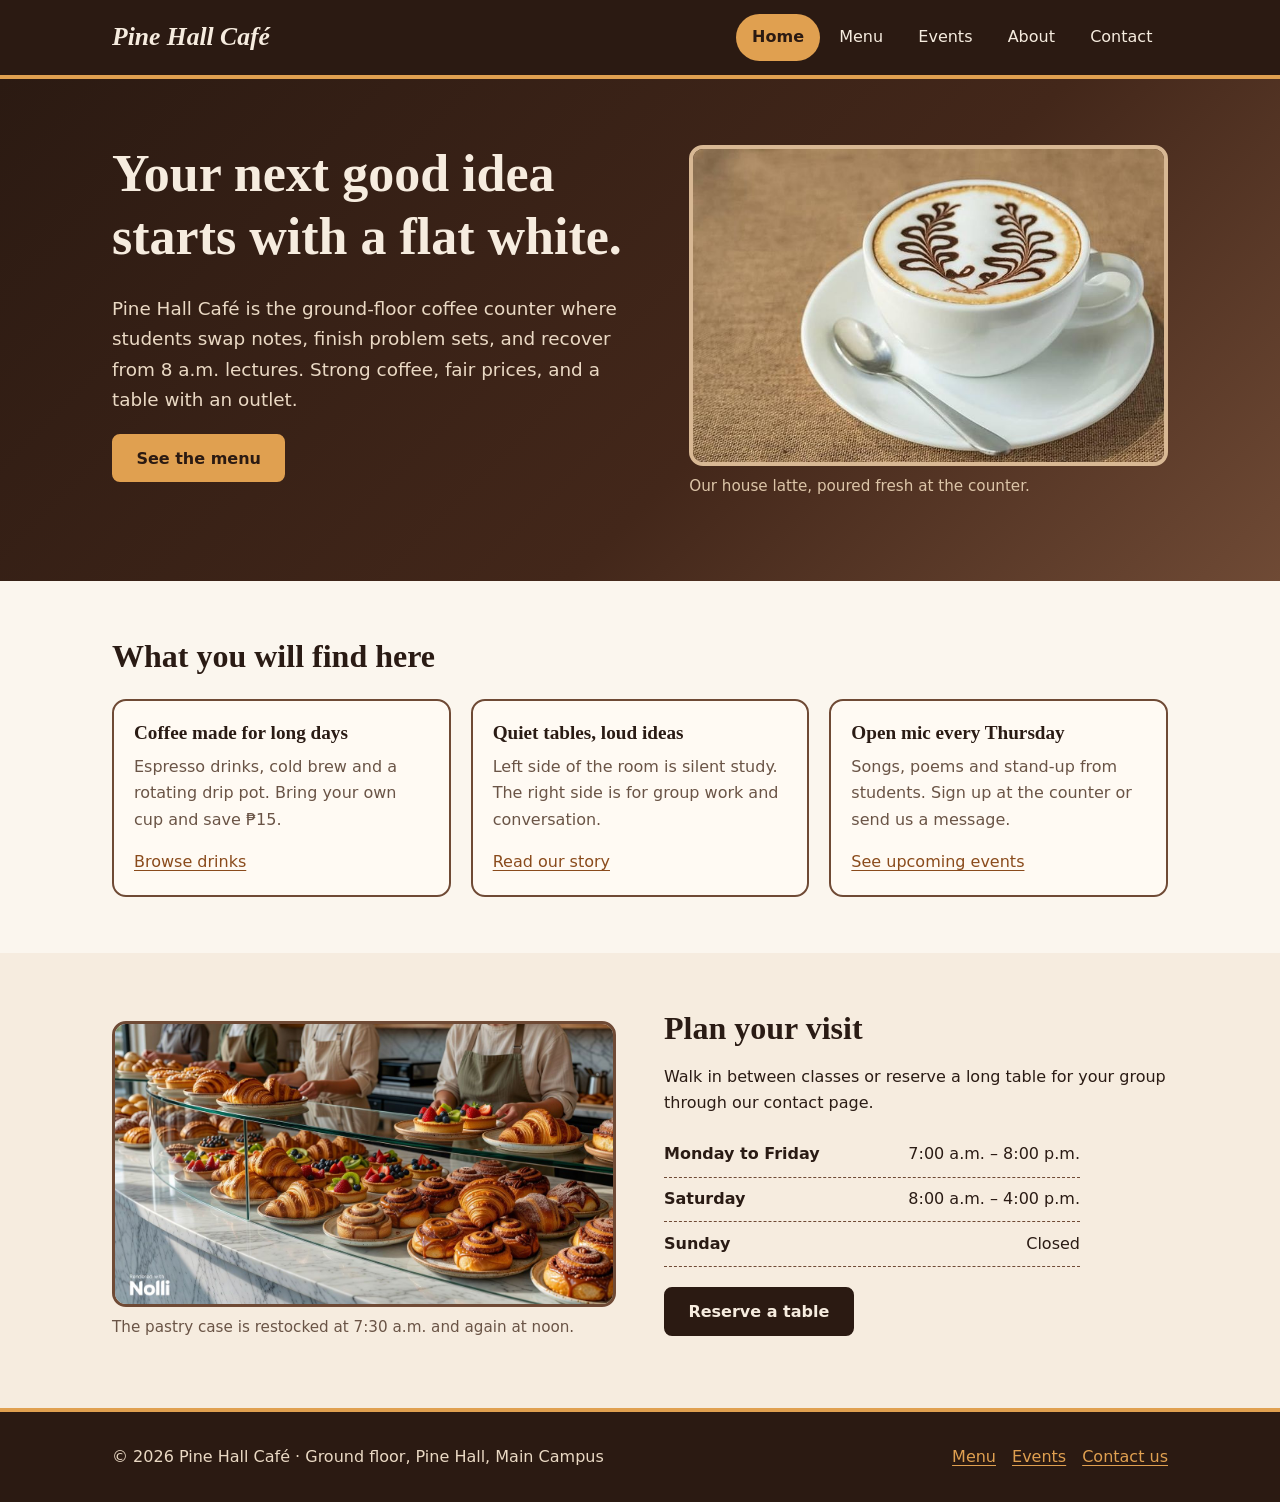
<file: Group_01_CampusCafe/Html/index.html>
<!DOCTYPE html>
<html lang="en">
<head>
  <meta charset="UTF-8">
  <meta name="viewport" content="width=device-width, initial-scale=1">
  <title>Home | Pine Hall Café</title>
  <meta name="description" content="Pine Hall Café: coffee, pastries and study space on campus.">
  <link rel="stylesheet" href="../CSS/style.css">
</head>
<body>
  <a class="skip-link" href="#main">Skip to main content</a>

  <header class="site-header">
    <div class="wrap header-inner">
      <a class="brand" href="index.html">Pine Hall Café</a>
      <nav class="site-nav" aria-label="Main navigation">
        <ul>
          <li><a href="index.html" aria-current="page">Home</a></li>
          <li><a href="menu.html">Menu</a></li>
          <li><a href="events.html">Events</a></li>
          <li><a href="about.html">About</a></li>
          <li><a href="contact.html">Contact</a></li>
        </ul>
      </nav>
    </div>
  </header>

  <main id="main">
    <section class="hero" aria-labelledby="home-title">
      <div class="wrap">
        <div>
          <h1 id="home-title">Your next good idea starts with a flat white.</h1>
          <p>Pine Hall Café is the ground-floor coffee counter where students swap notes, finish problem sets, and recover from 8 a.m. lectures. Strong coffee, fair prices, and a table with an outlet.</p>
          <p><a class="btn" href="menu.html">See the menu</a></p>
        </div>
        <figure>
          <img src="../Images/Image1.jpg" alt="Top view of a latte with a leaf pattern in the foam, on a white saucer.">
          <figcaption>Our house latte, poured fresh at the counter.</figcaption>
        </figure>
      </div>
    </section>

    <section aria-labelledby="why-title">
      <div class="wrap">
        <h2 id="why-title">What you will find here</h2>
        <div class="cards">
          <article class="card">
            <h3>Coffee made for long days</h3>
            <p>Espresso drinks, cold brew and a rotating drip pot. Bring your own cup and save ₱15.</p>
            <a href="menu.html">Browse drinks</a>
          </article>
          <article class="card">
            <h3>Quiet tables, loud ideas</h3>
            <p>Left side of the room is silent study. The right side is for group work and conversation.</p>
            <a href="about.html">Read our story</a>
          </article>
          <article class="card">
            <h3>Open mic every Thursday</h3>
            <p>Songs, poems and stand-up from students. Sign up at the counter or send us a message.</p>
            <a href="events.html">See upcoming events</a>
          </article>
        </div>
      </div>
    </section>

    <section class="band" aria-labelledby="visit-title">
      <div class="wrap split">
        <figure>
          <img src="../Images\Image 2.jpg" alt="Glass pastry case holding croissants, cinnamon rolls, and berry tarts on two shelves.">
          <figcaption>The pastry case is restocked at 7:30 a.m. and again at noon.</figcaption>
        </figure>
        <div>
          <h2 id="visit-title">Plan your visit</h2>
          <p>Walk in between classes or reserve a long table for your group through our contact page.</p>
          <ul class="hours">
            <li><strong>Monday to Friday</strong> <span>7:00 a.m. &ndash; 8:00 p.m.</span></li>
            <li><strong>Saturday</strong> <span>8:00 a.m. &ndash; 4:00 p.m.</span></li>
            <li><strong>Sunday</strong> <span>Closed</span></li>
          </ul>
          <p style="margin-top:1.25rem"><a class="btn btn-dark" href="contact.html">Reserve a table</a></p>
        </div>
      </div>
    </section>
  </main>

  <footer class="site-footer">
    <div class="wrap footer-inner">
      <p>&copy; 2026 Pine Hall Café &middot; Ground floor, Pine Hall, Main Campus</p>
      <ul class="footer-links">
        <li><a href="menu.html">Menu</a></li>
        <li><a href="events.html">Events</a></li>
        <li><a href="contact.html">Contact us</a></li>
      </ul>
    </div>
  </footer>
</body>
</html>
</file>
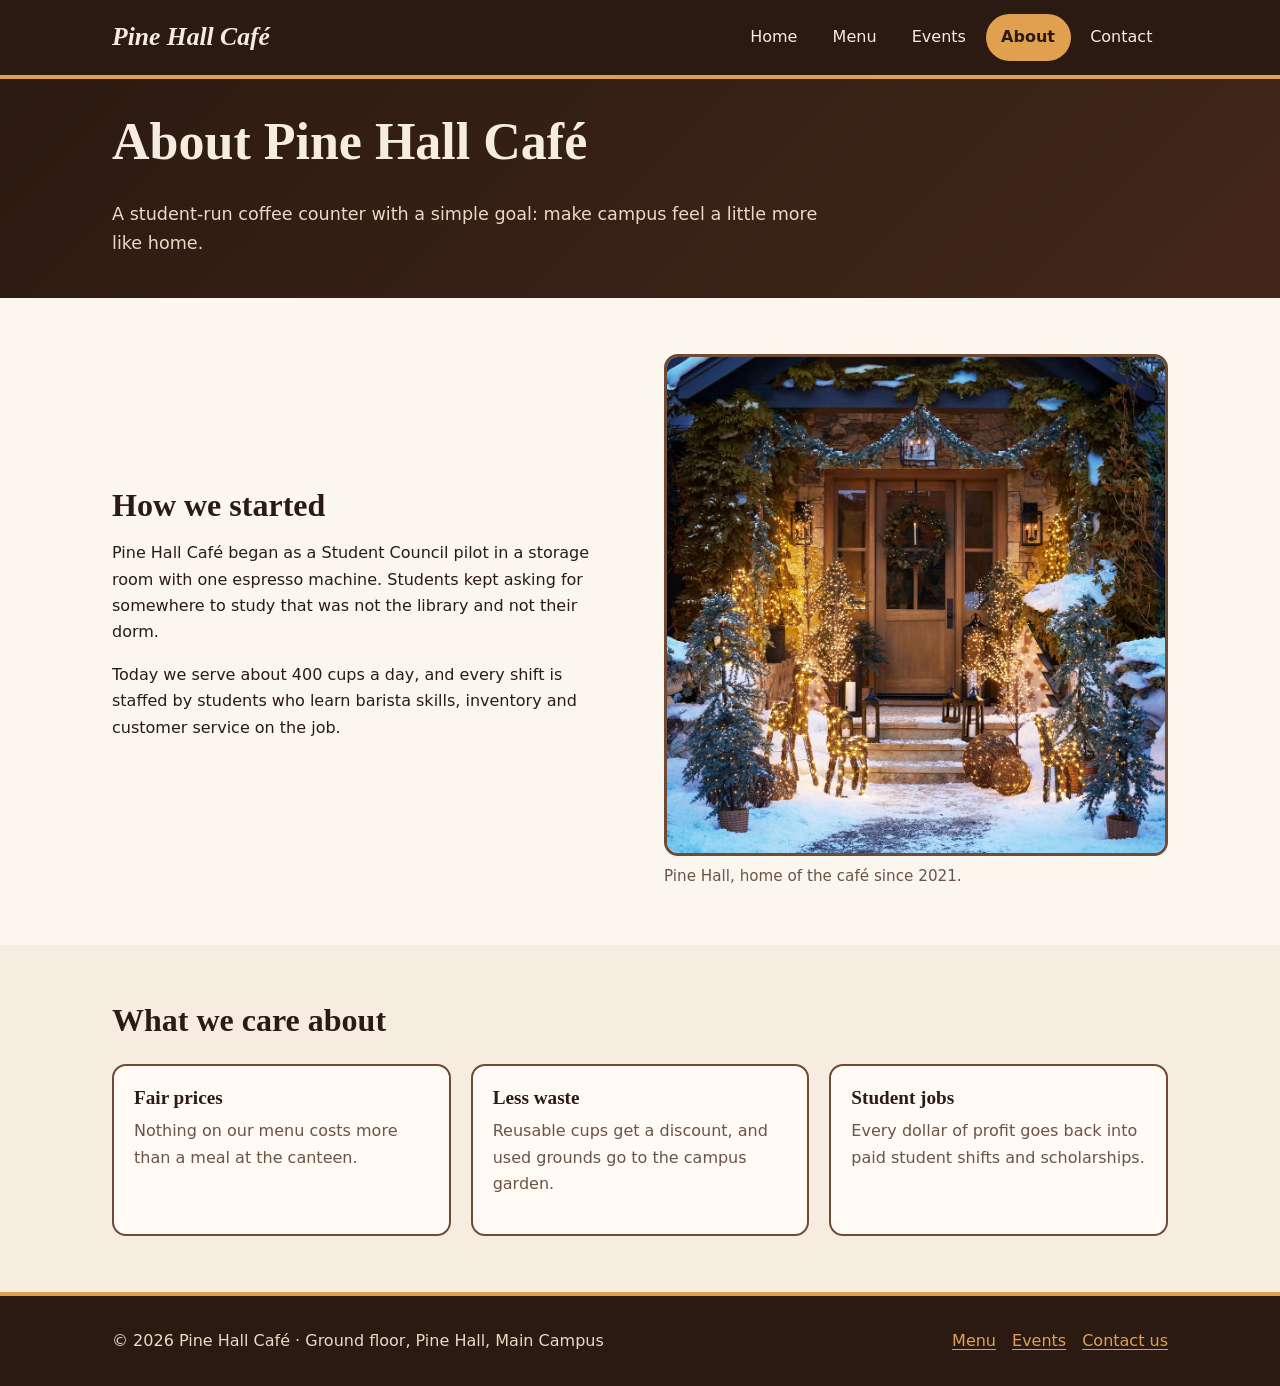
<file: Group_01_CampusCafe/Html/about.html>
<!DOCTYPE html>
<html lang="en">
<head>
  <meta charset="UTF-8">
  <meta name="viewport" content="width=device-width, initial-scale=1">
  <title>About | Pine Hall Café</title>
  <meta name="description" content="Pine Hall Café: coffee, pastries and study space on campus.">
  <link rel="stylesheet" href="../CSS/style.css">
</head>
<body>
  <a class="skip-link" href="#main">Skip to main content</a>

  <header class="site-header">
    <div class="wrap header-inner">
      <a class="brand" href="index.html">Pine Hall Café</a>
      <nav class="site-nav" aria-label="Main navigation">
        <ul>
          <li><a href="index.html">Home</a></li>
          <li><a href="menu.html">Menu</a></li>
          <li><a href="events.html">Events</a></li>
          <li><a href="about.html" aria-current="page">About</a></li>
          <li><a href="contact.html">Contact</a></li>
        </ul>
      </nav>
    </div>
  </header>

  <main id="main">
    <section class="page-title" aria-labelledby="about-title">
      <div class="wrap">
        <h1 id="about-title">About Pine Hall Café</h1>
        <p>A student-run coffee counter with a simple goal: make campus feel a little more like home.</p>
      </div>
    </section>

    <section aria-labelledby="story-title">
      <div class="wrap split">
        <div>
          <h2 id="story-title">How we started</h2>
          <p>Pine Hall Café began as a Student Council pilot in a storage room with one espresso machine. Students kept asking for somewhere to study that was not the library and not their dorm.</p>
          <p>Today we serve about 400 cups a day, and every shift is staffed by students who learn barista skills, inventory and customer service on the job.</p>
        </div>
        <figure>
          <img src="../Images/image5.avif" alt="Illustration of Pine Hall with trees and a gold door under a bright sun.">
          <figcaption>Pine Hall, home of the café since 2021.</figcaption>
        </figure>
      </div>
    </section>

    <section class="band" aria-labelledby="values-title">
      <div class="wrap">
        <h2 id="values-title">What we care about</h2>
        <div class="cards">
          <article class="card">
            <h3>Fair prices</h3>
            <p>Nothing on our menu costs more than a meal at the canteen.</p>
          </article>
          <article class="card">
            <h3>Less waste</h3>
            <p>Reusable cups get a discount, and used grounds go to the campus garden.</p>
          </article>
          <article class="card">
            <h3>Student jobs</h3>
            <p>Every dollar of profit goes back into paid student shifts and scholarships.</p>
          </article>
        </div>
      </div>
    </section>
  </main>

  <footer class="site-footer">
    <div class="wrap footer-inner">
      <p>&copy; 2026 Pine Hall Café &middot; Ground floor, Pine Hall, Main Campus</p>
      <ul class="footer-links">
        <li><a href="menu.html">Menu</a></li>
        <li><a href="events.html">Events</a></li>
        <li><a href="contact.html">Contact us</a></li>
      </ul>
    </div>
  </footer>
</body>
</html>
</file>
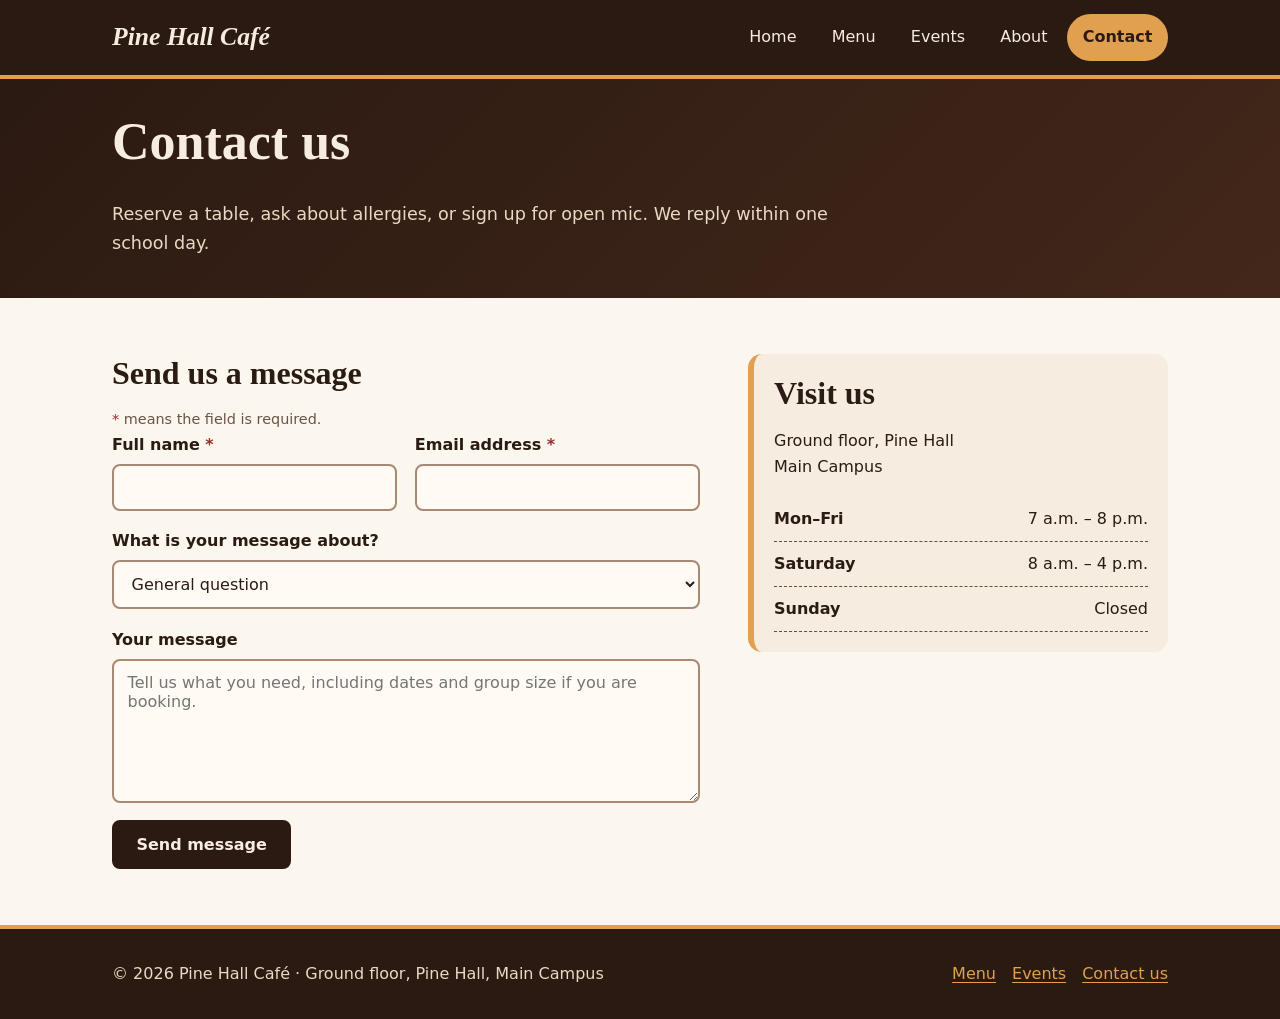
<file: Group_01_CampusCafe/Html/contact.html>
<!DOCTYPE html>
<html lang="en">
<head>
  <meta charset="UTF-8">
  <meta name="viewport" content="width=device-width, initial-scale=1">
  <title>Contact | Pine Hall Café</title>
  <meta name="description" content="Pine Hall Café: coffee, pastries and study space on campus.">
  <link rel="stylesheet" href="../CSS/style.css">
</head>
<body>
  <a class="skip-link" href="#main">Skip to main content</a>

  <header class="site-header">
    <div class="wrap header-inner">
      <a class="brand" href="index.html">Pine Hall Café</a>
      <nav class="site-nav" aria-label="Main navigation">
        <ul>
          <li><a href="index.html">Home</a></li>
          <li><a href="menu.html">Menu</a></li>
          <li><a href="events.html">Events</a></li>
          <li><a href="about.html">About</a></li>
          <li><a href="contact.html" aria-current="page">Contact</a></li>
        </ul>
      </nav>
    </div>
  </header>

  <main id="main">
    <section class="page-title" aria-labelledby="contact-title">
      <div class="wrap">
        <h1 id="contact-title">Contact us</h1>
        <p>Reserve a table, ask about allergies, or sign up for open mic. We reply within one school day.</p>
      </div>
    </section>

    <section aria-labelledby="form-title">
      <div class="wrap contact-layout">
        <article>
          <h2 id="form-title">Send us a message</h2>
          <p class="hint"><span class="req">*</span> means the field is required.</p>
          <form class="contact-form" action="https://formsubmit.co/moserichard14@gmail.com" method="post">
            <input type="hidden" name="_subject" value="New message from the Pine Hall Café website">
            <input type="hidden" name="_template" value="table">

            <div class="form-row">
              <div class="field">
                <label for="name">Full name <span class="req">*</span></label>
                <input type="text" id="name" name="name" autocomplete="name" required>
              </div>
              <div class="field">
                <label for="email">Email address <span class="req">*</span></label>
                <input type="email" id="email" name="email" autocomplete="email" required>
              </div>
            </div>

            <div class="field">
              <label for="topic">What is your message about?</label>
              <select id="topic" name="topic">
                <option value="general">General question</option>
                <option value="reservation">Reserve a table</option>
                <option value="openmic">Open mic sign-up</option>
                <option value="allergy">Allergies and diet</option>
                <option value="feedback">Feedback</option>
              </select>
            </div>

            <div class="field">
              <label for="message">Your message</label>
              <textarea id="message" name="message" placeholder="Tell us what you need, including dates and group size if you are booking."></textarea>
            </div>

            <div>
              <button class="btn btn-dark" type="submit">Send message</button>
            </div>
          </form>
        </article>

        <aside class="contact-aside" aria-labelledby="visit-title">
          <h2 id="visit-title">Visit us</h2>
          <p>Ground floor, Pine Hall<br>Main Campus</p>
          <ul class="hours">
            <li><strong>Mon&ndash;Fri</strong> <span>7 a.m. &ndash; 8 p.m.</span></li>
            <li><strong>Saturday</strong> <span>8 a.m. &ndash; 4 p.m.</span></li>
            <li><strong>Sunday</strong> <span>Closed</span></li>
          </ul>
        </aside>
      </div>
    </section>
  </main>

  <footer class="site-footer">
    <div class="wrap footer-inner">
      <p>&copy; 2026 Pine Hall Café &middot; Ground floor, Pine Hall, Main Campus</p>
      <ul class="footer-links">
        <li><a href="menu.html">Menu</a></li>
        <li><a href="events.html">Events</a></li>
        <li><a href="contact.html">Contact us</a></li>
      </ul>
    </div>
  </footer>
</body>
</html>
</file>
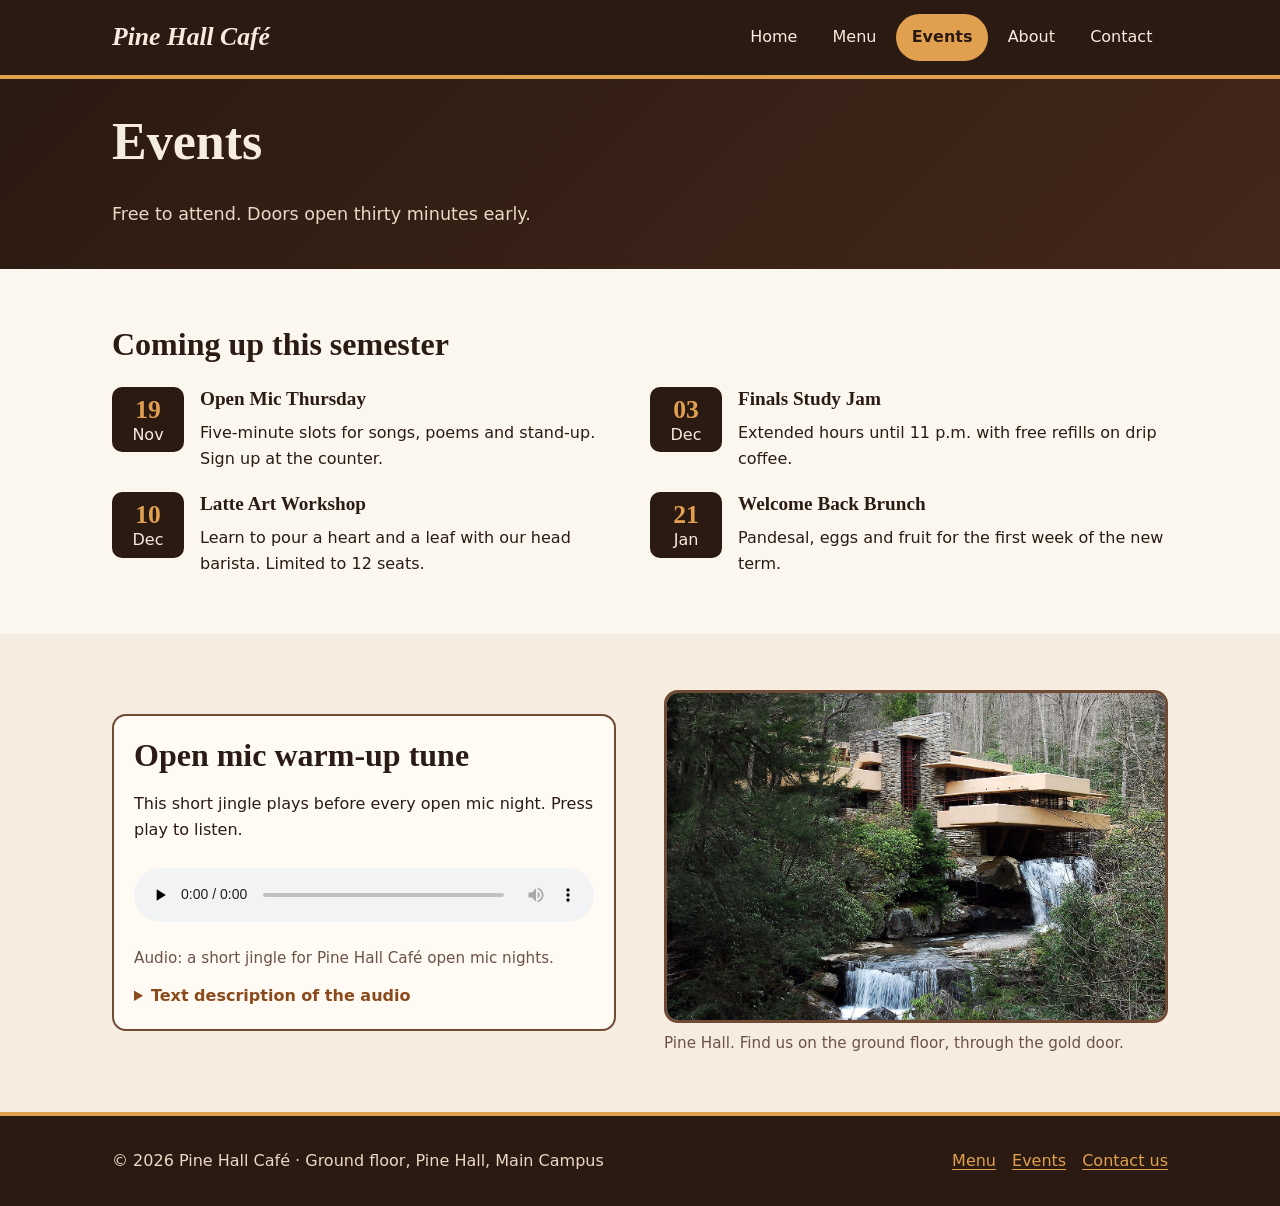
<file: Group_01_CampusCafe/Html/events.html>
<!DOCTYPE html>
<html lang="en">
<head>
  <meta charset="UTF-8">
  <meta name="viewport" content="width=device-width, initial-scale=1">
  <title>Events | Pine Hall Café</title>
  <meta name="description" content="Pine Hall Café: coffee, pastries and study space on campus.">
  <link rel="stylesheet" href="../CSS/style.css">
</head>
<body>
  <a class="skip-link" href="#main">Skip to main content</a>

  <header class="site-header">
    <div class="wrap header-inner">
      <a class="brand" href="index.html">Pine Hall Café</a>
      <nav class="site-nav" aria-label="Main navigation">
        <ul>
          <li><a href="index.html">Home</a></li>
          <li><a href="menu.html">Menu</a></li>
          <li><a href="events.html" aria-current="page">Events</a></li>
          <li><a href="about.html">About</a></li>
          <li><a href="contact.html">Contact</a></li>
        </ul>
      </nav>
    </div>
  </header>

  <main id="main">
    <section class="page-title" aria-labelledby="events-title">
      <div class="wrap">
        <h1 id="events-title">Events</h1>
        <p>Free to attend. Doors open thirty minutes early.</p>
      </div>
    </section>

    <section aria-labelledby="upcoming-title">
      <div class="wrap">
        <h2 id="upcoming-title">Coming up this semester</h2>
        <div class="event-list">
          <article class="event">
            <time datetime="2026-11-19"><b>19</b>Nov</time>
            <div>
              <h3>Open Mic Thursday</h3>
              <p>Five-minute slots for songs, poems and stand-up. Sign up at the counter.</p>
            </div>
          </article>
          <article class="event">
            <time datetime="2026-12-03"><b>03</b>Dec</time>
            <div>
              <h3>Finals Study Jam</h3>
              <p>Extended hours until 11 p.m. with free refills on drip coffee.</p>
            </div>
          </article>
          <article class="event">
            <time datetime="2026-12-10"><b>10</b>Dec</time>
            <div>
              <h3>Latte Art Workshop</h3>
              <p>Learn to pour a heart and a leaf with our head barista. Limited to 12 seats.</p>
            </div>
          </article>
          <article class="event">
            <time datetime="2027-01-21"><b>21</b>Jan</time>
            <div>
              <h3>Welcome Back Brunch</h3>
              <p>Pandesal, eggs and fruit for the first week of the new term.</p>
            </div>
          </article>
        </div>
      </div>
    </section>

    <section class="band" aria-labelledby="listen-title">
      <div class="wrap split">
        <div class="media-box">
          <h2 id="listen-title">Open mic warm-up tune</h2>
          <p>This short jingle plays before every open mic night. Press play to listen.</p>
          <figure style="margin:0">
            <audio controls preload="none">
              <source src="..\Media\Audio.mp4" type="audio/mpeg">
              Your browser does not support audio playback. The file is at <a href="https://youtu.be/v2SAmDJ_SMg?si=ii7jH3SQJ7BImN_u">media/open-mic-jingle.mp3</a>.
            </audio>
            <figcaption>Audio: a short jingle for Pine Hall Café open mic nights.</figcaption>
          </figure>
          <details>
            <summary>Text description of the audio</summary>
            <p>A bright, slow melody played on a soft synth. It rises through four notes, falls back, and ends on a long low note.</p>
          </details>
        </div>
        <figure>
          <img src="..\Images\Image4.jpg" alt="Pine Hall, a dark green building with a gold door, trees on both sides, and a sun in the corner.">
          <figcaption>Pine Hall. Find us on the ground floor, through the gold door.</figcaption>
        </figure>
      </div>
    </section>
  </main>

  <footer class="site-footer">
    <div class="wrap footer-inner">
      <p>&copy; 2026 Pine Hall Café &middot; Ground floor, Pine Hall, Main Campus</p>
      <ul class="footer-links">
        <li><a href="menu.html">Menu</a></li>
        <li><a href="events.html">Events</a></li>
        <li><a href="contact.html">Contact us</a></li>
      </ul>
    </div>
  </footer>
</body>
</html>
</file>
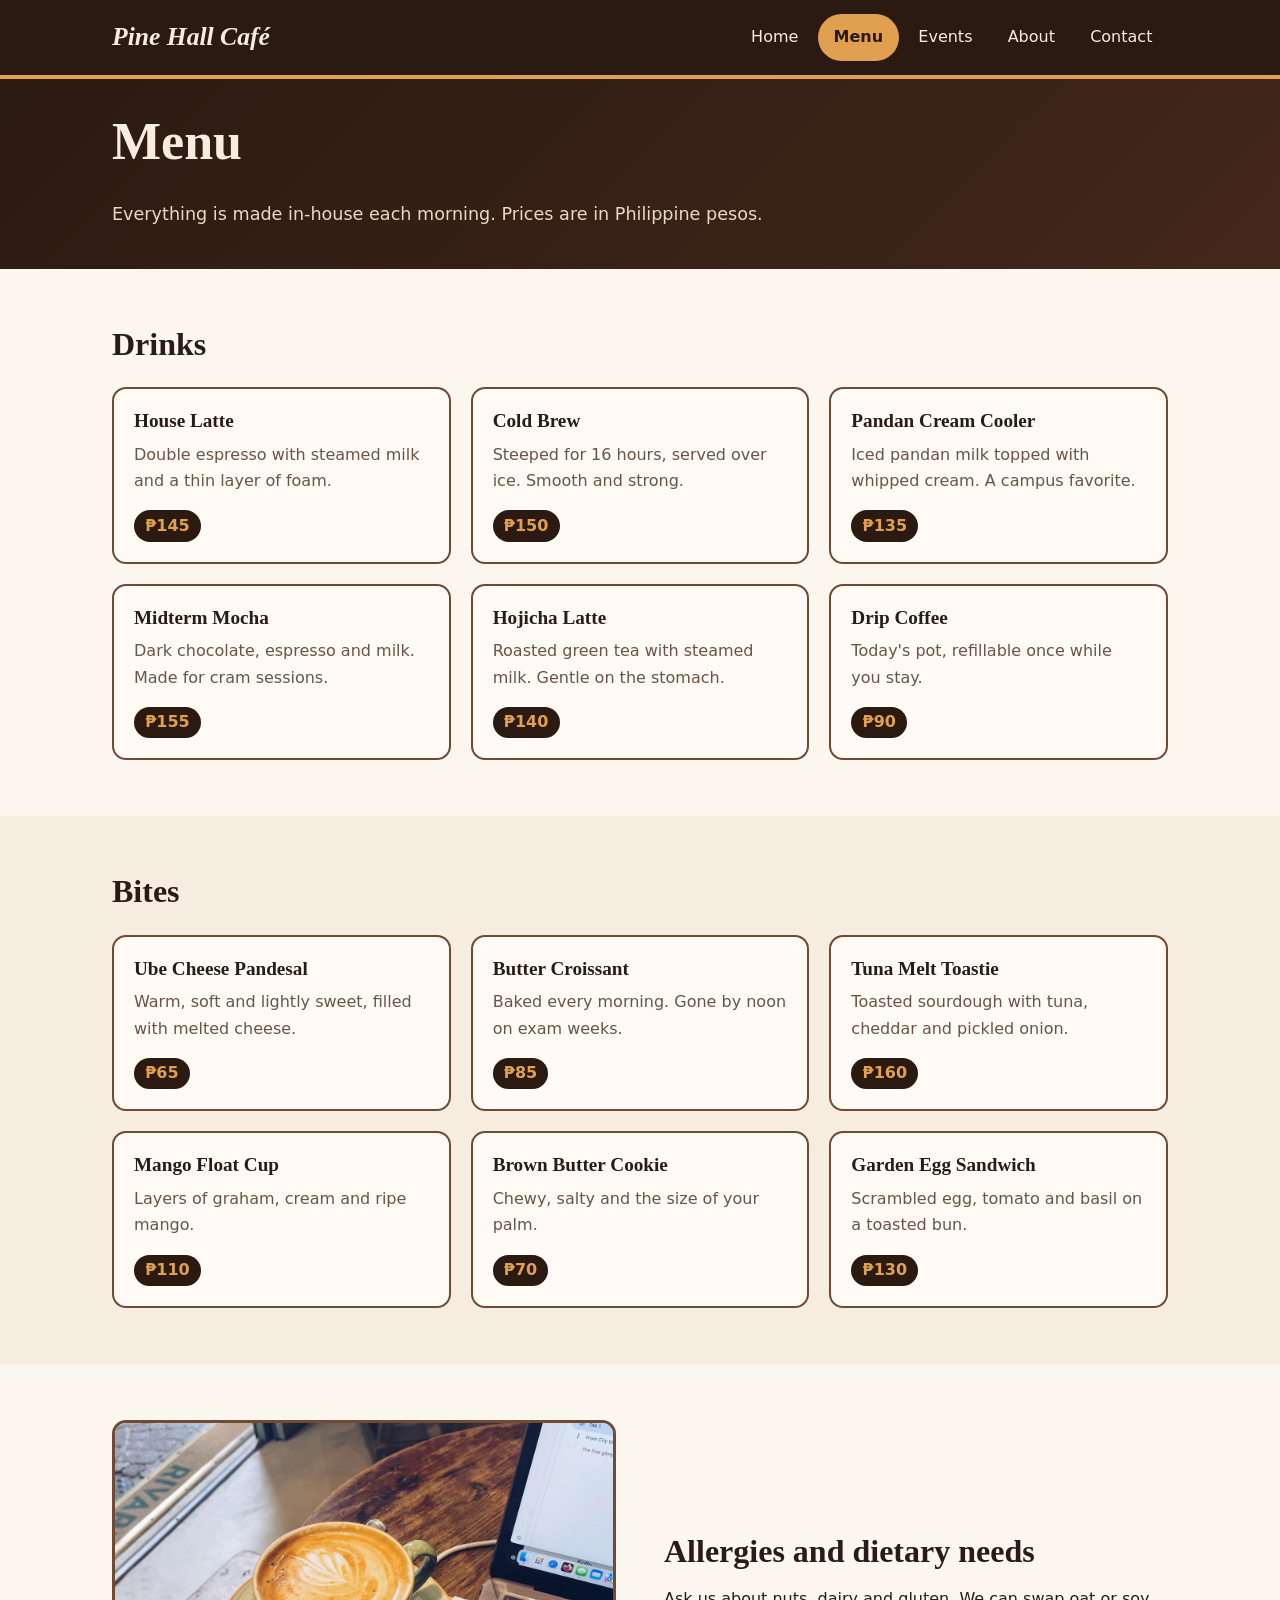
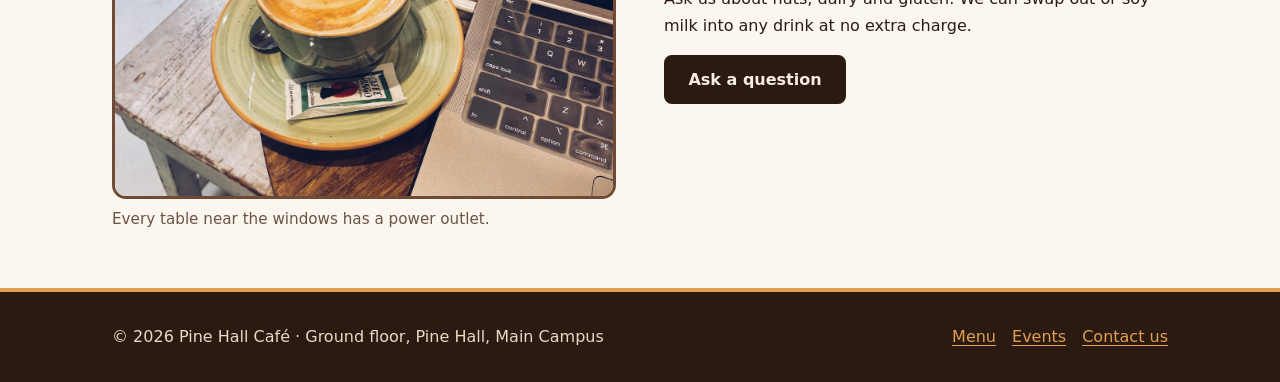
<file: Group_01_CampusCafe/Html/menu.html>
<!DOCTYPE html>
<html lang="en">
<head>
  <meta charset="UTF-8">
  <meta name="viewport" content="width=device-width, initial-scale=1">
  <title>Menu | Pine Hall Café</title>
  <meta name="description" content="Pine Hall Café: coffee, pastries and study space on campus.">
  <link rel="stylesheet" href="../CSS/style.css">
</head>
<body>
  <a class="skip-link" href="#main">Skip to main content</a>

  <header class="site-header">
    <div class="wrap header-inner">
      <a class="brand" href="index.html">Pine Hall Café</a>
      <nav class="site-nav" aria-label="Main navigation">
        <ul>
          <li><a href="index.html">Home</a></li>
          <li><a href="menu.html" aria-current="page">Menu</a></li>
          <li><a href="events.html">Events</a></li>
          <li><a href="about.html">About</a></li>
          <li><a href="contact.html">Contact</a></li>
        </ul>
      </nav>
    </div>
  </header>

  <main id="main">
    <section class="page-title" aria-labelledby="menu-title">
      <div class="wrap">
        <h1 id="menu-title">Menu</h1>
        <p>Everything is made in-house each morning. Prices are in Philippine pesos.</p>
      </div>
    </section>

    <section aria-labelledby="drinks-title">
      <div class="wrap">
        <h2 id="drinks-title">Drinks</h2>
        <div class="cards">
          <article class="card">
            <h3>House Latte</h3>
            <p>Double espresso with steamed milk and a thin layer of foam.</p>
            <p class="price">₱145</p>
          </article>
          <article class="card">
            <h3>Cold Brew</h3>
            <p>Steeped for 16 hours, served over ice. Smooth and strong.</p>
            <p class="price">₱150</p>
          </article>
          <article class="card">
            <h3>Pandan Cream Cooler</h3>
            <p>Iced pandan milk topped with whipped cream. A campus favorite.</p>
            <p class="price">₱135</p>
          </article>
          <article class="card">
            <h3>Midterm Mocha</h3>
            <p>Dark chocolate, espresso and milk. Made for cram sessions.</p>
            <p class="price">₱155</p>
          </article>
          <article class="card">
            <h3>Hojicha Latte</h3>
            <p>Roasted green tea with steamed milk. Gentle on the stomach.</p>
            <p class="price">₱140</p>
          </article>
          <article class="card">
            <h3>Drip Coffee</h3>
            <p>Today's pot, refillable once while you stay.</p>
            <p class="price">₱90</p>
          </article>
        </div>
      </div>
    </section>

    <section class="band" aria-labelledby="bites-title">
      <div class="wrap">
        <h2 id="bites-title">Bites</h2>
        <div class="cards">
          <article class="card">
            <h3>Ube Cheese Pandesal</h3>
            <p>Warm, soft and lightly sweet, filled with melted cheese.</p>
            <p class="price">₱65</p>
          </article>
          <article class="card">
            <h3>Butter Croissant</h3>
            <p>Baked every morning. Gone by noon on exam weeks.</p>
            <p class="price">₱85</p>
          </article>
          <article class="card">
            <h3>Tuna Melt Toastie</h3>
            <p>Toasted sourdough with tuna, cheddar and pickled onion.</p>
            <p class="price">₱160</p>
          </article>
          <article class="card">
            <h3>Mango Float Cup</h3>
            <p>Layers of graham, cream and ripe mango.</p>
            <p class="price">₱110</p>
          </article>
          <article class="card">
            <h3>Brown Butter Cookie</h3>
            <p>Chewy, salty and the size of your palm.</p>
            <p class="price">₱70</p>
          </article>
          <article class="card">
            <h3>Garden Egg Sandwich</h3>
            <p>Scrambled egg, tomato and basil on a toasted bun.</p>
            <p class="price">₱130</p>
          </article>
        </div>
      </div>
    </section>

    <section aria-labelledby="menu-note">
      <div class="wrap split">
        <figure>
          <img src="../Images/Image3.jpg" alt="A laptop on a yellow table with a desk lamp and a cup of coffee beside it.">
          <figcaption>Every table near the windows has a power outlet.</figcaption>
        </figure>
        <div>
          <h2 id="menu-note">Allergies and dietary needs</h2>
          <p>Ask us about nuts, dairy and gluten. We can swap oat or soy milk into any drink at no extra charge.</p>
          <p><a class="btn btn-dark" href="contact.html">Ask a question</a></p>
        </div>
      </div>
    </section>
  </main>

  <footer class="site-footer">
    <div class="wrap footer-inner">
      <p>&copy; 2026 Pine Hall Café &middot; Ground floor, Pine Hall, Main Campus</p>
      <ul class="footer-links">
        <li><a href="menu.html">Menu</a></li>
        <li><a href="events.html">Events</a></li>
        <li><a href="contact.html">Contact us</a></li>
      </ul>
    </div>
  </footer>
</body>
</html>
</file>
<file: Group_01_CampusCafe/CSS/style.css>
:root {
  --espresso: #2b1a12;
  --roast: #43271a;
  --mocha: #6f4a35;
  --latte: #d8b894;
  --cream: #f6ecdf;
  --paper: #fbf6ee;
  --caramel: #e0a050;
  --ink: #2a1b14;
  --muted: #6a5446;
  --link: #8a4b1c;
  --berry: #9b2c2c;

  --font-head: "Palatino Linotype", Palatino, "Book Antiqua", Georgia, serif;
  --font-body: "Segoe UI", system-ui, -apple-system, Roboto, Arial, sans-serif;

  --radius: 14px;
  --gap: 1.25rem;
  --max: 68rem;
}

*, *::before, *::after { box-sizing: border-box; }

body {
  margin: 0;
  font: 1rem/1.65 var(--font-body);
  color: var(--ink);
  background: var(--paper);
}

img { max-width: 100%; height: auto; display: block; }

h1, h2, h3 {
  font-family: var(--font-head);
  line-height: 1.2;
  margin: 0 0 .5em;
}
h1 { font-size: clamp(2rem, 6vw, 3.25rem); }
h2 { font-size: clamp(1.5rem, 4vw, 2rem); }
h3 { font-size: 1.2rem; }
p { margin: 0 0 1em; max-width: 65ch; }

a { color: var(--link); text-underline-offset: 3px; }
a:hover { color: var(--espresso); text-decoration-thickness: 3px; }
a:focus-visible, button:focus-visible, summary:focus-visible, audio:focus-visible {
  outline: 3px solid var(--caramel);
  outline-offset: 3px;
}

.wrap { width: 100%; max-width: var(--max); margin: 0 auto; padding: 0 1rem; }

.skip-link {
  position: absolute; left: -999px; top: 0;
  background: var(--caramel); color: var(--espresso); padding: .6rem 1rem; z-index: 10;
}
.skip-link:focus { left: 0; }

.site-header {
  background: var(--espresso);
  color: var(--cream);
  border-bottom: 4px solid var(--caramel);
}

.header-inner {
  display: flex;
  flex-direction: column;
  align-items: flex-start;
  gap: .5rem;
  padding-top: .9rem;
  padding-bottom: .9rem;
}

.brand {
  font-family: var(--font-head);
  font-size: 1.6rem;
  font-weight: 700;
  font-style: italic;
  color: var(--cream);
  text-decoration: none;
}
.brand:hover { color: var(--caramel); }

.site-nav ul {
  display: flex;
  flex-wrap: wrap;
  gap: .25rem;
  margin: 0;
  padding: 0;
  list-style: none;
}
.site-nav a {
  display: block;
  padding: .5rem .85rem;
  border-radius: 999px;
  color: var(--cream);
  text-decoration: none;
  border: 2px solid transparent;
  transition: background .15s, color .15s, border-color .15s;
}
.site-nav a:hover { border-color: var(--caramel); color: var(--caramel); }
.site-nav a:focus-visible { outline-color: var(--cream); }
.site-nav a[aria-current="page"] {
  background: var(--caramel);
  color: var(--espresso);
  font-weight: 700;
}

.hero {
  background: linear-gradient(135deg, var(--espresso) 0%, var(--roast) 60%, var(--mocha) 100%);
  color: var(--cream);
  padding: 2rem 0 3rem;
}
.hero .wrap { display: grid; gap: 2rem; align-items: center; }
.hero p { font-size: 1.15rem; color: #ead9c4; }
.hero figure { margin: 0; }
.hero img { border-radius: var(--radius); border: 4px solid var(--latte); }
.hero figcaption { color: #dcc5a8; }

.page-title {
  background: linear-gradient(135deg, var(--espresso) 0%, var(--roast) 100%);
  color: var(--cream);
  padding: 2rem 0 2.5rem;
}
.page-title p { font-size: 1.1rem; color: #ead9c4; margin: 0; }

.btn {
  display: inline-block;
  padding: .8rem 1.4rem;
  border: 2px solid var(--caramel);
  border-radius: 8px;
  background: var(--caramel);
  color: var(--espresso);
  font: 700 1rem var(--font-body);
  text-decoration: none;
  cursor: pointer;
  transition: background .15s, color .15s, transform .15s;
}
.btn:hover { background: transparent; color: var(--caramel); }
.btn-dark { background: var(--espresso); border-color: var(--espresso); color: var(--cream); }
.btn-dark:hover { background: var(--cream); color: var(--espresso); }
.btn:active { transform: translateY(1px); }

main section { padding: 2.5rem 0; }
.band { background: var(--cream); }

.cards {
  display: grid;
  grid-template-columns: 1fr;
  gap: var(--gap);
  margin-top: 1.5rem;
}
.card {
  display: flex;
  flex-direction: column;
  background: #fffaf3;
  border: 2px solid var(--mocha);
  border-radius: var(--radius);
  padding: 1.25rem;
  transition: box-shadow .15s, transform .15s;
}
.card p { flex: 1; color: var(--muted); }
.card .price {
  align-self: flex-start;
  margin: 0;
  padding: .15rem .7rem;
  background: var(--espresso);
  color: var(--caramel);
  border-radius: 999px;
  font-weight: 700;
}
.card:hover { box-shadow: 6px 6px 0 var(--latte); transform: translate(-2px, -2px); }

.split { display: grid; gap: 2rem; align-items: center; }
.split figure, .gallery figure { margin: 0; }
.split img, .gallery img { border-radius: var(--radius); border: 3px solid var(--mocha); }
figcaption { margin-top: .5rem; font-size: .95rem; color: var(--muted); }

.hours { list-style: none; margin: 1rem 0 0; padding: 0; max-width: 26rem; }
.hours li {
  display: flex;
  justify-content: space-between;
  gap: 1rem;
  padding: .55rem 0;
  border-bottom: 1px dashed var(--mocha);
}
.hours strong { font-weight: 600; }

.event-list { display: grid; gap: var(--gap); margin-top: 1.5rem; }
.event { display: flex; gap: 1rem; align-items: flex-start; }
.event time {
  flex: 0 0 4.5rem;
  text-align: center;
  background: var(--espresso);
  color: var(--cream);
  border-radius: 10px;
  padding: .5rem .25rem;
  line-height: 1.2;
}
.event time b { display: block; font: 700 1.6rem var(--font-head); color: var(--caramel); }
.event p { margin: 0; }

.media-box {
  background: #fffaf3;
  border: 2px solid var(--mocha);
  border-radius: var(--radius);
  padding: 1.25rem;
}
audio { width: 100%; margin: .5rem 0; }
details { margin-top: .75rem; }
summary { cursor: pointer; font-weight: 600; color: var(--link); }
summary:hover { color: var(--espresso); }

.contact-layout { display: grid; gap: 2rem; }

.contact-form { display: grid; gap: 1.1rem; }
.field { display: flex; flex-direction: column; gap: .35rem; }
.field label { font-weight: 600; }
.req { color: var(--berry); }

.field input,
.field select,
.field textarea {
  width: 100%;
  padding: .75rem .85rem;
  font: 1rem var(--font-body);
  color: var(--ink);
  background: #fffaf3;
  border: 2px solid #a68a73;
  border-radius: 8px;
  transition: border-color .15s, box-shadow .15s;
}
.field textarea { min-height: 9rem; resize: vertical; }
.field input:hover, .field select:hover, .field textarea:hover { border-color: var(--mocha); }
.field input:focus, .field select:focus, .field textarea:focus {
  outline: none;
  border-color: var(--espresso);
  box-shadow: 0 0 0 4px var(--caramel);
}
.field input:user-invalid { border-color: var(--berry); }
.hint { font-size: .9rem; color: var(--muted); margin: 0; }

.contact-aside {
  background: var(--cream);
  border-left: 6px solid var(--caramel);
  border-radius: var(--radius);
  padding: 1.25rem;
  align-self: start;
}

.site-footer {
  background: var(--espresso);
  color: #ead9c4;
  padding: 2rem 0;
  border-top: 4px solid var(--caramel);
}
.footer-inner { display: flex; flex-direction: column; gap: 1rem; }
.site-footer a { color: var(--caramel); }
.site-footer a:hover { color: #fff; }
.site-footer p { margin: 0; }
.footer-links { display: flex; flex-wrap: wrap; gap: 1rem; list-style: none; margin: 0; padding: 0; }

@media (min-width: 600px) {
  .cards { grid-template-columns: repeat(2, 1fr); }
  .form-row { display: grid; grid-template-columns: 1fr 1fr; gap: 1.1rem; }
  .footer-inner { flex-direction: row; justify-content: space-between; align-items: center; }
  .split.reverse figure { order: 2; }
}

@media (min-width: 960px) {
  .header-inner { flex-direction: row; justify-content: space-between; align-items: center; }
  .hero { padding: 4rem 0 5rem; }
  .hero .wrap { grid-template-columns: 1.05fr .95fr; gap: 3rem; }
  .cards { grid-template-columns: repeat(3, 1fr); }
  .split { grid-template-columns: 1fr 1fr; gap: 3rem; }
  .contact-layout { grid-template-columns: 1.4fr 1fr; gap: 3rem; }
  .event-list { grid-template-columns: 1fr 1fr; }
  main section { padding: 3.5rem 0; }
}

@media (prefers-reduced-motion: reduce) {
  * { transition: none !important; }
}
</file>
